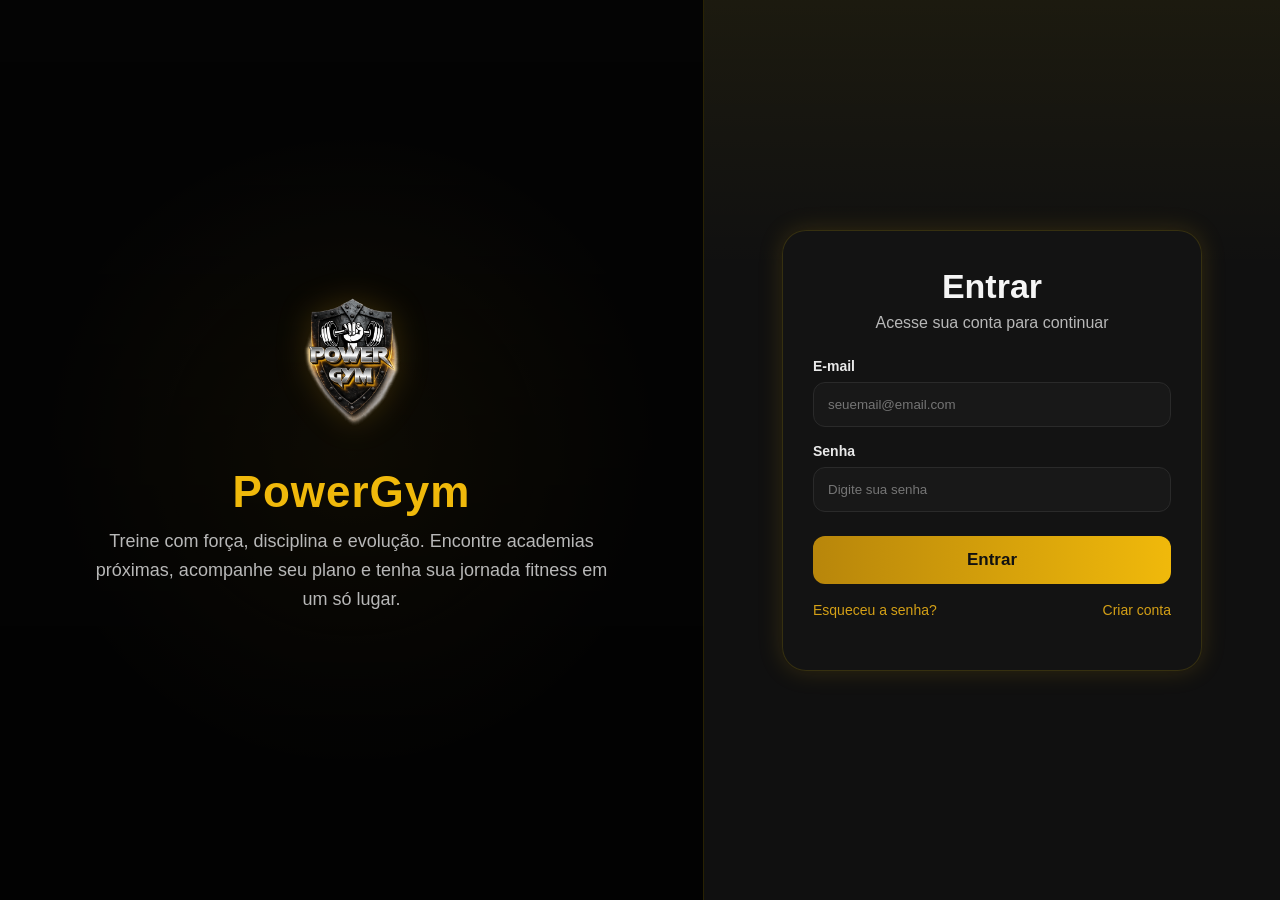
<file: frontend/index.html>
<!DOCTYPE html>
<html lang="pt-BR">
<head>
  <meta charset="UTF-8" />
  <meta name="viewport" content="width=device-width, initial-scale=1.0" />
  <title>PowerGym - Login</title>
  <link rel="icon" type="image/png" href="assets/logo-powergym.png" />
  <link rel="stylesheet" href="css/style.css" />
</head>
<body>
  <div class="container-auth">
    <section class="left-auth">
      <div class="left-auth-content">
        <img src="assets/logo-powergym.png" alt="Logo PowerGym" class="logo-auth" />
        <h1>PowerGym</h1>
        <p>
          Treine com força, disciplina e evolução. Encontre academias próximas,
          acompanhe seu plano e tenha sua jornada fitness em um só lugar.
        </p>
      </div>
    </section>

    <section class="right-auth">
      <div class="card-auth">
        <h2>Entrar</h2>
        <p>Acesse sua conta para continuar</p>

        <form onsubmit="fazerLogin(event)">
          <div class="form-group">
            <label for="email">E-mail</label>
            <input type="email" id="email" placeholder="seuemail@email.com" required />
          </div>

          <div class="form-group">
            <label for="senha">Senha</label>
            <input type="password" id="senha" placeholder="Digite sua senha" required />
          </div>

          <button type="submit" class="btn">Entrar</button>
        </form>

        <div class="links-auth">
          <a href="recuperar-senha.html">Esqueceu a senha?</a>
          <a href="cadastro.html">Criar conta</a>
        </div>

        <div id="mensagem" class="mensagem"></div>
      </div>
    </section>
  </div>

  <script src="js/api.js"></script>
  <script src="js/auth.js"></script>
</body>
</html>
</file>
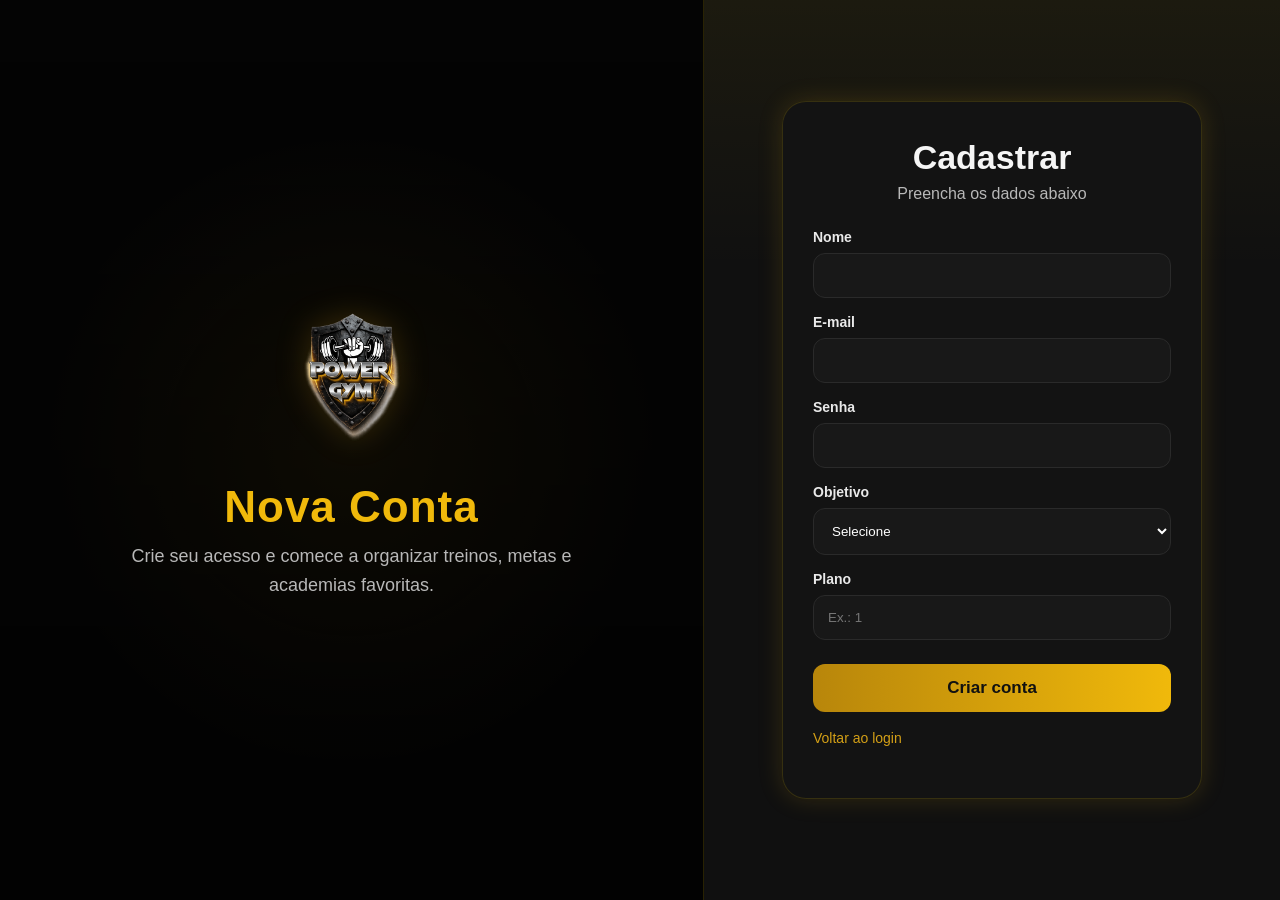
<file: frontend/cadastro.html>
<!DOCTYPE html>
<html lang="pt-BR">
<head>
  <meta charset="UTF-8" />
  <meta name="viewport" content="width=device-width, initial-scale=1.0" />
  <title>PowerGym - Cadastro</title>
  <link rel="icon" type="image/png" href="assets/logo-powergym.png" />
  <link rel="stylesheet" href="css/style.css" />
</head>
<body>
  <div class="container-auth">
    <section class="left-auth">
      <div class="left-auth-content">
        <img src="assets/logo-powergym.png" alt="Logo PowerGym" class="logo-auth" />
        <h1>Nova Conta</h1>
        <p>
          Crie seu acesso e comece a organizar treinos, metas e academias favoritas.
        </p>
      </div>
    </section>

    <section class="right-auth">
      <div class="card-auth">
        <h2>Cadastrar</h2>
        <p>Preencha os dados abaixo</p>

        <form onsubmit="fazerCadastro(event)">
          <div class="form-group">
            <label for="nome">Nome</label>
            <input type="text" id="nome" required />
          </div>

          <div class="form-group">
            <label for="email">E-mail</label>
            <input type="email" id="email" required />
          </div>

          <div class="form-group">
            <label for="senha">Senha</label>
            <input type="password" id="senha" required />
          </div>

          <div class="form-group">
            <label for="objetivo">Objetivo</label>
            <select id="objetivo">
              <option value="">Selecione</option>
              <option value="hipertrofia">Hipertrofia</option>
              <option value="emagrecimento">Emagrecimento</option>
              <option value="condicionamento">Condicionamento</option>
            </select>
          </div>

          <div class="form-group">
            <label for="plano_id">Plano</label>
            <input type="number" id="plano_id" placeholder="Ex.: 1" />
          </div>

          <button type="submit" class="btn">Criar conta</button>
        </form>

        <div class="links-auth">
          <a href="index.html">Voltar ao login</a>
        </div>

        <div id="mensagem" class="mensagem"></div>
      </div>
    </section>
  </div>

  <script src="js/api.js"></script>
  <script src="js/auth.js"></script>
</body>
</html>
</file>
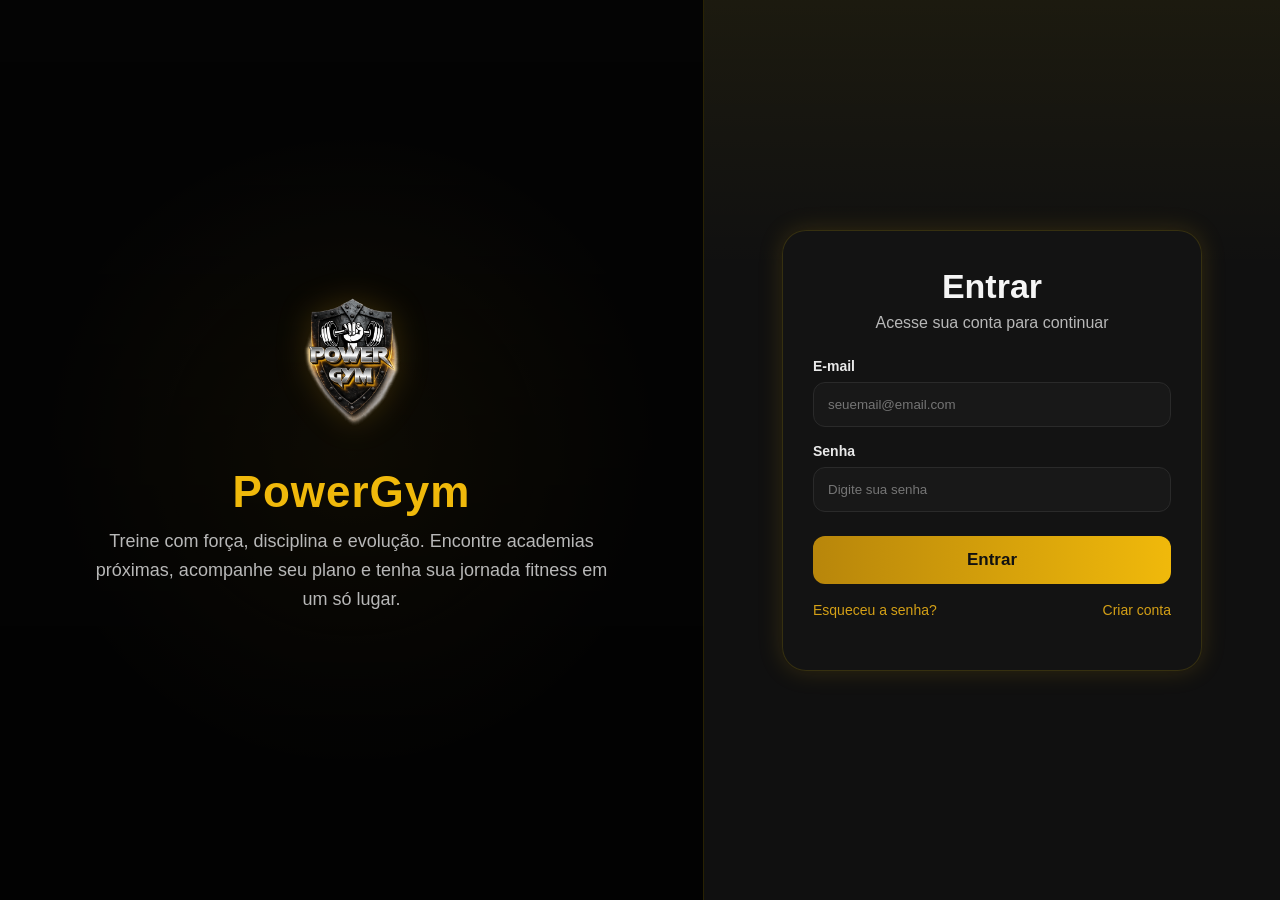
<file: frontend/dashboard.html>
<!DOCTYPE html>
<html lang="pt-BR">
<head>
  <meta charset="UTF-8" />
  <meta name="viewport" content="width=device-width, initial-scale=1.0" />
  <title>PowerGym - Dashboard</title>
  <link rel="icon" type="image/png" href="assets/logo-powergym.png" />
  <link rel="stylesheet" href="css/style.css" />
</head>
<body onload="inicializarDashboard()">
  <div class="dashboard">
    <aside class="sidebar">
      <div class="sidebar-logo">
        <img src="assets/logo-powergym.png" alt="Logo PowerGym" />
        <h2>PowerGym</h2>
      </div>

      <a href="#dashboard">Dashboard</a>
      <a href="#treinos">Treinos</a>
      <a href="#historico">Histórico</a>
      <a href="#evolucao">Evolução</a>
      <a href="#perfil">Perfil</a>
      <a href="#sessao">Sessão</a>
      <button onclick="logout()">Sair</button>
    </aside>

    <main class="main">
      <div class="topbar" id="dashboard">
        <strong>Bem-vindo, <span id="nome-usuario">Usuário</span></strong>
      </div>

      <section class="hero">
        <h1>Seu desempenho começa aqui</h1>
        <p>Cadastre treinos, acompanhe evolução de carga, filtre o histórico e mantenha seu perfil atualizado.</p>
      </section>

      <section class="cards">
        <div class="card-info">
          <h3>Total de treinos</h3>
          <p id="total-treinos">0 treino(s)</p>
        </div>

        <div class="card-info">
          <h3>Último treino</h3>
          <p id="ultimo-treino">Nenhum</p>
        </div>

        <div class="card-info">
          <h3>Foco mais frequente</h3>
          <p id="foco-atual">-</p>
        </div>

        <div class="card-info">
          <h3>Exercício mais usado</h3>
          <p id="exercicio-frequente">-</p>
        </div>
      </section>

      <section class="section" id="treinos">
        <div class="section-header">
          <div>
            <h3>Cadastro de treino do dia</h3>
            <p class="section-subtitle">Registre, edite e acompanhe sua rotina.</p>
          </div>
          <span class="badge-status" id="status-edicao">Modo cadastro</span>
        </div>

        <form id="form-treino" class="form-treino">
          <div class="grid-form">
            <div class="form-group">
              <label for="data_treino">Data do treino</label>
              <input type="date" id="data_treino" required />
            </div>

            <div class="form-group">
              <label for="dia_da_semana">Dia da semana</label>
              <select id="dia_da_semana" required>
                <option value="">Selecione</option>
                <option value="Segunda-feira">Segunda-feira</option>
                <option value="Terça-feira">Terça-feira</option>
                <option value="Quarta-feira">Quarta-feira</option>
                <option value="Quinta-feira">Quinta-feira</option>
                <option value="Sexta-feira">Sexta-feira</option>
                <option value="Sábado">Sábado</option>
                <option value="Domingo">Domingo</option>
              </select>
            </div>

            <div class="form-group">
              <label for="tipo_de_treino">Tipo de treino</label>
              <input type="text" id="tipo_de_treino" placeholder="Ex.: Peito, Perna, Costas" required />
            </div>

            <div class="form-group">
              <label for="foco_do_treino">Foco do treino</label>
              <select id="foco_do_treino" required>
                <option value="">Selecione</option>
                <option value="Hipertrofia">Hipertrofia</option>
                <option value="Resistência">Resistência</option>
                <option value="Emagrecimento">Emagrecimento</option>
                <option value="Condicionamento">Condicionamento</option>
              </select>
            </div>

            <div class="form-group">
              <label for="exercicio">Exercício</label>
              <input type="text" id="exercicio" placeholder="Ex.: Supino reto" required />
            </div>

            <div class="form-group">
              <label for="carga">Carga (kg)</label>
              <input type="number" id="carga" step="0.01" min="0" placeholder="Ex.: 60" />
            </div>

            <div class="form-group">
              <label for="series">Séries</label>
              <input type="number" id="series" min="1" placeholder="Ex.: 4" />
            </div>

            <div class="form-group">
              <label for="repeticoes">Repetições</label>
              <input type="number" id="repeticoes" min="1" placeholder="Ex.: 12" />
            </div>

            <div class="form-group">
              <label for="tempo_descanso">Tempo de descanso (s)</label>
              <input type="number" id="tempo_descanso" min="0" placeholder="Ex.: 60" />
            </div>

            <div class="form-group">
              <label for="peso_corporal">Peso corporal (kg)</label>
              <input type="number" id="peso_corporal" step="0.01" min="0" placeholder="Ex.: 78.5" />
            </div>

            <div class="form-group">
              <label for="altura">Altura (cm)</label>
              <input type="number" id="altura" step="0.01" min="0" placeholder="Ex.: 174" />
            </div>
          </div>

          <div class="form-group">
            <label for="observacoes">Observações</label>
            <textarea id="observacoes" rows="4" placeholder="Observações sobre o treino"></textarea>
          </div>

          <div class="acoes-formulario">
            <button type="submit" class="btn btn-treino">Salvar treino</button>
            <button type="button" class="btn btn-cancelar" onclick="limparFormularioTreino()">Cancelar edição</button>
          </div>

          <p id="mensagem-treino" class="info-session"></p>
        </form>
      </section>

      <section class="section" id="historico" style="margin-top: 20px;">
        <div class="section-header">
          <div>
            <h3>Histórico de treinos</h3>
            <p class="section-subtitle">Pesquise e filtre seus registros.</p>
          </div>
        </div>

        <div class="filtros-grid">
          <div class="form-group">
            <label for="busca-treino">Buscar</label>
            <input type="text" id="busca-treino" placeholder="Digite exercício, foco ou observação" />
          </div>

          <div class="form-group">
            <label for="filtro-dia">Filtrar por dia</label>
            <select id="filtro-dia">
              <option value="">Todos</option>
              <option value="Segunda-feira">Segunda-feira</option>
              <option value="Terça-feira">Terça-feira</option>
              <option value="Quarta-feira">Quarta-feira</option>
              <option value="Quinta-feira">Quinta-feira</option>
              <option value="Sexta-feira">Sexta-feira</option>
              <option value="Sábado">Sábado</option>
              <option value="Domingo">Domingo</option>
            </select>
          </div>

          <div class="form-group">
            <label for="filtro-foco">Filtrar por foco</label>
            <select id="filtro-foco">
              <option value="">Todos</option>
              <option value="Hipertrofia">Hipertrofia</option>
              <option value="Resistência">Resistência</option>
              <option value="Emagrecimento">Emagrecimento</option>
              <option value="Condicionamento">Condicionamento</option>
            </select>
          </div>
        </div>

        <div id="lista-treinos" class="lista-treinos">
          <p class="info-session">Nenhum treino cadastrado ainda.</p>
        </div>
      </section>

      <section class="section" id="evolucao" style="margin-top: 20px;">
        <div class="section-header">
          <div>
            <h3>Evolução de carga</h3>
            <p class="section-subtitle">Visualização simples das últimas cargas cadastradas.</p>
          </div>
        </div>

        <div id="grafico-carga" class="grafico-carga"></div>
        <p id="grafico-vazio" class="info-session">Cadastre treinos com carga para visualizar a evolução.</p>
      </section>

      <section class="section" id="perfil" style="margin-top: 20px;">
        <div class="section-header">
          <div>
            <h3>Perfil do usuário</h3>
            <p class="section-subtitle">Atualize seus dados pessoais.</p>
          </div>
        </div>

        <form id="form-perfil" class="form-treino">
          <div class="grid-form">
            <div class="form-group">
              <label for="perfil-nome">Nome</label>
              <input type="text" id="perfil-nome" required />
            </div>

            <div class="form-group">
              <label for="perfil-email">E-mail</label>
              <input type="email" id="perfil-email" required />
            </div>

            <div class="form-group">
              <label for="perfil-objetivo">Objetivo</label>
              <select id="perfil-objetivo">
                <option value="">Selecione</option>
                <option value="Hipertrofia">Hipertrofia</option>
                <option value="Resistência">Resistência</option>
                <option value="Emagrecimento">Emagrecimento</option>
                <option value="Condicionamento">Condicionamento</option>
              </select>
            </div>

            <div class="form-group">
              <label for="perfil-peso">Peso corporal (kg)</label>
              <input type="number" id="perfil-peso" step="0.01" min="0" />
            </div>

            <div class="form-group">
              <label for="perfil-altura">Altura (cm)</label>
              <input type="number" id="perfil-altura" step="0.01" min="0" />
            </div>
          </div>

          <div class="acoes-formulario">
            <button type="submit" class="btn">Salvar perfil</button>
          </div>

          <p id="mensagem-perfil" class="info-session"></p>
        </form>
      </section>

      <section class="section" id="sessao" style="margin-top: 20px;">
        <h3>Dados da sessão</h3>
        <p id="mensagem" class="info-session"></p>
      </section>
    </main>
  </div>

  <div id="modal-exclusao" class="modal-overlay hidden">
    <div class="modal-card">
      <h3>Excluir treino</h3>
      <p>Tem certeza que deseja excluir este treino? Essa ação não poderá ser desfeita.</p>
      <div class="modal-actions">
        <button type="button" class="btn btn-cancelar" id="btn-cancelar-exclusao">Cancelar</button>
        <button type="button" class="btn btn-danger" id="btn-confirmar-exclusao">Excluir treino</button>
      </div>
    </div>
  </div>

  <script src="js/api.js"></script>
  <script src="js/auth.js"></script>
  <script src="js/dashboard.js"></script>
  <script src="js/trainings.js"></script>
</body>
</html>
</file>
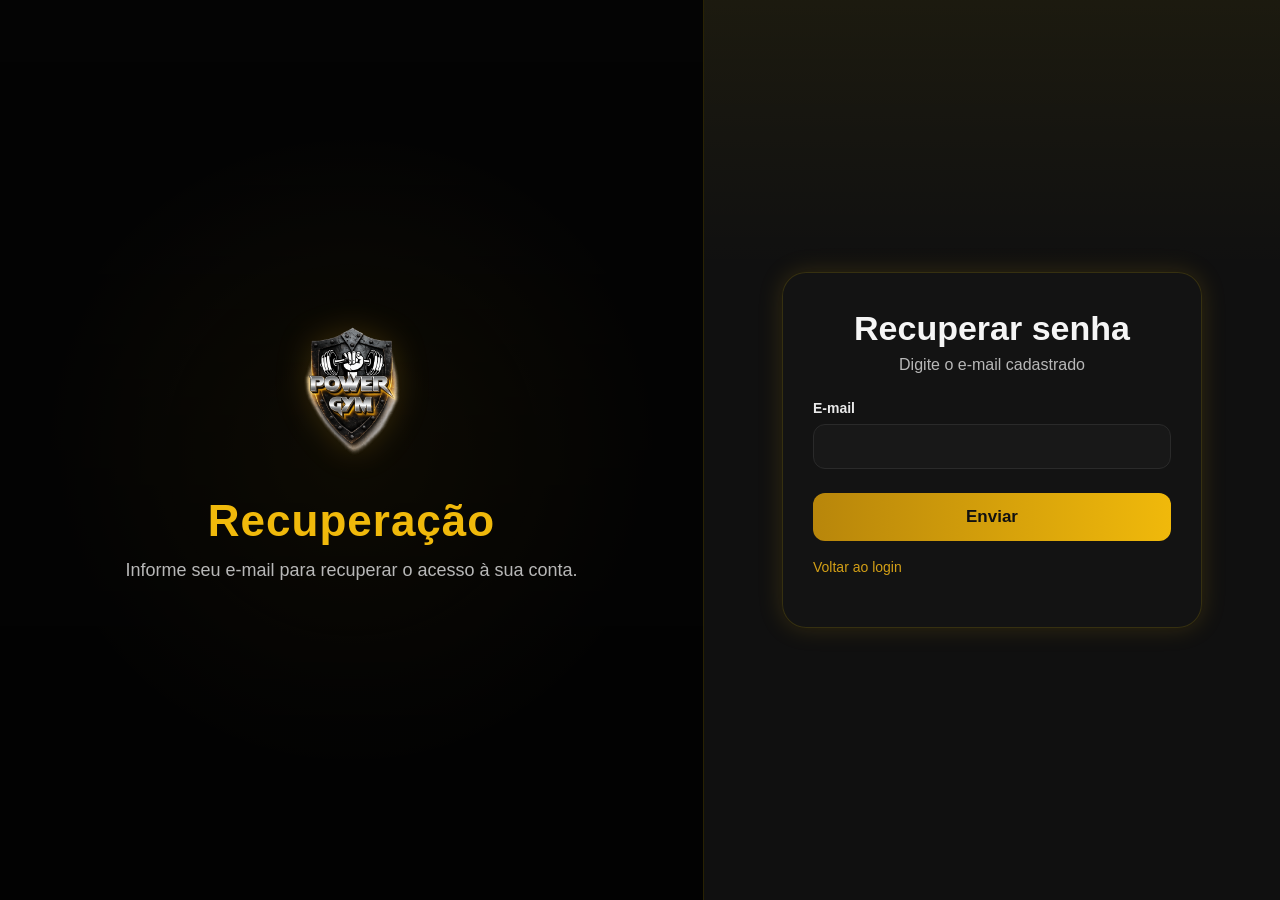
<file: frontend/recuperar-senha.html>
<!DOCTYPE html>
<html lang="pt-BR">
<head>
  <meta charset="UTF-8" />
  <meta name="viewport" content="width=device-width, initial-scale=1.0" />
  <title>PowerGym - Recuperar Senha</title>
  <link rel="stylesheet" href="css/style.css" />
</head>
<body>
  <div class="container-auth">
    <section class="left-auth">
      <div class="left-auth-content">
        <img src="assets/logo-powergym.png" alt="Logo PowerGym" class="logo-auth" />
        <h1>Recuperação</h1>
        <p>
          Informe seu e-mail para recuperar o acesso à sua conta.
        </p>
      </div>
    </section>

    <section class="right-auth">
      <div class="card-auth">
        <h2>Recuperar senha</h2>
        <p>Digite o e-mail cadastrado</p>

        <form onsubmit="recuperarSenha(event)">
          <div class="form-group">
            <label for="email">E-mail</label>
            <input type="email" id="email" required />
          </div>

          <button type="submit" class="btn">Enviar</button>
        </form>

        <div class="links-auth">
          <a href="index.html">Voltar ao login</a>
        </div>

        <div id="mensagem" class="mensagem"></div>
      </div>
    </section>
  </div>

  <script src="js/api.js"></script>
  <script src="js/auth.js"></script>
</body>
</html>
</file>
<file: frontend/css/style.css>
* {
  margin: 0;
  padding: 0;
  box-sizing: border-box;
  font-family: Arial, sans-serif;
}

:root {
  --bg-main: #0a0a0a;
  --bg-secondary: #121212;
  --bg-card: rgba(20, 20, 20, 0.92);
  --gold: #d4a017;
  --gold-strong: #f0b90b;
  --text-light: #f5f5f5;
  --text-muted: #b8b8b8;
  --border: rgba(255, 215, 0, 0.15);
  --shadow-gold: 0 0 25px rgba(212, 160, 23, 0.18);
  --danger: #c62828;
}

body {
  background: radial-gradient(circle at top, #1b1b1b 0%, #090909 55%, #000 100%);
  color: var(--text-light);
  min-height: 100vh;
}

a {
  text-decoration: none;
  color: var(--gold);
}

.container-auth {
  min-height: 100vh;
  display: grid;
  grid-template-columns: 1.1fr 0.9fr;
}

.left-auth {
  background:
    linear-gradient(rgba(0, 0, 0, 0.55), rgba(0, 0, 0, 0.75)),
    radial-gradient(circle at center, rgba(212, 160, 23, 0.15), transparent 55%),
    #080808;
  display: flex;
  align-items: center;
  justify-content: center;
  padding: 50px;
  border-right: 1px solid var(--border);
}

.left-auth-content {
  width: 100%;
  max-width: 520px;
  text-align: center;
}

.logo-auth {
  width: 230px;
  max-width: 100%;
  margin-bottom: 24px;
  filter: drop-shadow(0 0 16px rgba(212, 160, 23, 0.22));
}

.left-auth-content h1 {
  font-size: 44px;
  color: var(--gold-strong);
  margin-bottom: 10px;
  letter-spacing: 1px;
}

.left-auth-content p {
  color: var(--text-muted);
  font-size: 18px;
  line-height: 1.6;
}

.right-auth {
  background:
    linear-gradient(180deg, rgba(255, 215, 0, 0.05), transparent 30%),
    #101010;
  display: flex;
  align-items: center;
  justify-content: center;
  padding: 40px;
}

.card-auth {
  width: 100%;
  max-width: 420px;
  background: var(--bg-card);
  border: 1px solid var(--border);
  border-radius: 24px;
  padding: 36px 30px;
  box-shadow: var(--shadow-gold);
  backdrop-filter: blur(6px);
}

.card-auth h2 {
  text-align: center;
  font-size: 34px;
  color: var(--text-light);
  margin-bottom: 8px;
}

.card-auth p {
  text-align: center;
  color: var(--text-muted);
  margin-bottom: 26px;
}

.form-group {
  margin-bottom: 16px;
}

.form-group label {
  display: block;
  margin-bottom: 8px;
  color: #e9e9e9;
  font-size: 14px;
  font-weight: bold;
}

.form-group input,
.form-group select,
.form-group textarea {
  width: 100%;
  padding: 14px;
  border-radius: 12px;
  border: 1px solid #2a2a2a;
  background: #181818;
  color: white;
  outline: none;
  transition: 0.2s;
}

.form-group input:focus,
.form-group select:focus,
.form-group textarea:focus {
  border-color: var(--gold);
  box-shadow: 0 0 0 3px rgba(212, 160, 23, 0.12);
}

.form-group textarea {
  resize: vertical;
  min-height: 120px;
}

.btn {
  width: 100%;
  padding: 14px;
  border: none;
  border-radius: 12px;
  background: linear-gradient(90deg, #b8860b, #f0b90b);
  color: #111;
  font-size: 17px;
  font-weight: bold;
  cursor: pointer;
  margin-top: 8px;
  transition: transform 0.2s, opacity 0.2s, box-shadow 0.2s;
}

.btn:hover {
  transform: translateY(-1px);
  opacity: 0.96;
  box-shadow: 0 0 18px rgba(212, 160, 23, 0.18);
}

.btn-danger {
  background: linear-gradient(90deg, #8b1e1e, #c62828);
  color: #fff;
}

.links-auth {
  margin-top: 18px;
  display: flex;
  justify-content: space-between;
  gap: 12px;
  font-size: 14px;
}

.mensagem {
  margin-top: 16px;
  text-align: center;
  font-size: 14px;
  color: #ff8f8f;
}

.dashboard {
  min-height: 100vh;
  display: grid;
  grid-template-columns: 250px 1fr;
  background: #0c0c0c;
}

.sidebar {
  background: linear-gradient(180deg, #080808, #111111);
  border-right: 1px solid var(--border);
  padding: 24px 16px;
}

.sidebar-logo {
  text-align: center;
  margin-bottom: 30px;
}

.sidebar-logo img {
  width: 120px;
  margin-bottom: 10px;
}

.sidebar-logo h2 {
  color: var(--gold-strong);
  font-size: 26px;
}

.sidebar a,
.sidebar button {
  display: block;
  width: 100%;
  margin-bottom: 12px;
  padding: 14px 16px;
  border-radius: 12px;
  background: #161616;
  border: 1px solid transparent;
  color: #f3f3f3;
  cursor: pointer;
  text-align: left;
  transition: 0.2s;
}

.sidebar a:hover,
.sidebar button:hover {
  border-color: rgba(212, 160, 23, 0.35);
  background: #1d1d1d;
}

.main {
  padding: 24px;
  background:
    radial-gradient(circle at top right, rgba(212, 160, 23, 0.07), transparent 25%),
    #111111;
}

.topbar {
  background: #181818;
  border: 1px solid var(--border);
  border-radius: 18px;
  padding: 18px 22px;
  margin-bottom: 18px;
  color: white;
}

.hero {
  background: linear-gradient(90deg, rgba(184, 134, 11, 0.95), rgba(240, 185, 11, 0.9));
  color: #111;
  padding: 28px;
  border-radius: 20px;
  margin-bottom: 20px;
  box-shadow: var(--shadow-gold);
}

.hero h1 {
  margin-bottom: 10px;
  font-size: 30px;
}

.cards {
  display: grid;
  grid-template-columns: repeat(4, 1fr);
  gap: 16px;
  margin-bottom: 20px;
}

.card-info {
  background: #181818;
  border: 1px solid var(--border);
  border-radius: 18px;
  padding: 20px;
  color: white;
}

.card-info h3 {
  color: var(--gold-strong);
  margin-bottom: 10px;
}

.section {
  background: #181818;
  border: 1px solid var(--border);
  border-radius: 18px;
  padding: 22px;
  color: white;
}

.section h3 {
  margin-bottom: 6px;
  color: var(--gold-strong);
}

.section-subtitle {
  color: var(--text-muted);
  font-size: 14px;
}

.section-header {
  display: flex;
  justify-content: space-between;
  align-items: flex-start;
  gap: 16px;
  margin-bottom: 18px;
}

.badge-status {
  background: rgba(212, 160, 23, 0.15);
  color: var(--gold-strong);
  border: 1px solid rgba(212, 160, 23, 0.25);
  padding: 8px 12px;
  border-radius: 999px;
  font-size: 13px;
  font-weight: bold;
  white-space: nowrap;
}

.info-session {
  color: var(--text-muted);
}

.form-treino {
  margin-top: 10px;
}

.grid-form,
.filtros-grid {
  display: grid;
  grid-template-columns: repeat(2, 1fr);
  gap: 16px;
}

.filtros-grid {
  margin-bottom: 16px;
}

.acoes-formulario {
  display: flex;
  gap: 12px;
  margin-top: 14px;
}

.btn-treino,
.btn-cancelar {
  flex: 1;
  margin-top: 0;
}

.btn-cancelar {
  background: #1a1a1a;
  color: #f3f3f3;
  border: 1px solid rgba(212, 160, 23, 0.22);
}

.btn-cancelar:hover {
  background: #232323;
}

.lista-treinos {
  display: grid;
  gap: 16px;
}

.treino-card {
  background: linear-gradient(180deg, #151515, #101010);
  border: 1px solid rgba(212, 160, 23, 0.25);
  border-radius: 18px;
  padding: 20px;
  box-shadow: 0 8px 24px rgba(0, 0, 0, 0.22);
  transition: border-color 0.2s, box-shadow 0.2s, transform 0.2s;
}

.treino-card:hover {
  transform: translateY(-1px);
  border-color: rgba(212, 160, 23, 0.42);
}

.treino-card--editing {
  border-color: rgba(240, 185, 11, 0.8);
  box-shadow: 0 0 0 2px rgba(240, 185, 11, 0.14), 0 8px 24px rgba(0, 0, 0, 0.22);
}

.treino-topo {
  display: flex;
  justify-content: space-between;
  align-items: flex-start;
  gap: 12px;
  margin-bottom: 16px;
}

.treino-card h4 {
  color: #f5c542;
  margin-bottom: 8px;
  font-size: 20px;
}

.treino-badge,
.editing-pill {
  display: inline-block;
  background: rgba(240, 185, 11, 0.12);
  color: #f5c542;
  border: 1px solid rgba(240, 185, 11, 0.22);
  border-radius: 999px;
  padding: 6px 10px;
  font-size: 12px;
  font-weight: bold;
}

.editing-pill {
  background: rgba(255, 255, 255, 0.08);
  color: #fff;
  border-color: rgba(255, 255, 255, 0.12);
}

.treino-grid {
  display: grid;
  grid-template-columns: repeat(2, 1fr);
  gap: 10px 20px;
  margin-bottom: 14px;
}

.treino-grid p,
.treino-data {
  color: #ececec;
  margin-bottom: 0;
}

.treino-data {
  padding-top: 14px;
  border-top: 1px solid rgba(255, 255, 255, 0.06);
  color: #bdbdbd;
}

.acoes-treino {
  display: flex;
  gap: 10px;
  margin-top: 16px;
}

.btn-acao {
  min-width: 120px;
  border: 1px solid transparent;
  padding: 12px 18px;
  border-radius: 12px;
  cursor: pointer;
  font-weight: bold;
  font-size: 14px;
  transition: all 0.2s ease;
  box-shadow: 0 4px 10px rgba(0, 0, 0, 0.18);
}

.btn-acao:hover {
  transform: translateY(-2px);
}

.btn-acao.editar {
  background: linear-gradient(90deg, #b8860b, #f0b90b);
  color: #111;
  border-color: rgba(240, 185, 11, 0.35);
}

.btn-acao.editar:hover {
  box-shadow: 0 0 16px rgba(240, 185, 11, 0.22);
}

.btn-acao.excluir {
  background: #1a1a1a;
  color: #ffb3b3;
  border: 1px solid rgba(198, 40, 40, 0.45);
}

.btn-acao.excluir:hover {
  background: #2a1111;
  color: #ffffff;
  box-shadow: 0 0 14px rgba(198, 40, 40, 0.18);
}

.grafico-carga {
  min-height: 240px;
  display: flex;
  align-items: flex-end;
  gap: 14px;
  padding: 14px 8px 8px;
  border-top: 1px solid rgba(255, 255, 255, 0.06);
}

.grafico-item {
  flex: 1;
  min-width: 70px;
  display: flex;
  flex-direction: column;
  align-items: center;
  gap: 8px;
}

.grafico-barra-wrap {
  width: 100%;
  height: 160px;
  display: flex;
  align-items: flex-end;
  justify-content: center;
}

.grafico-barra {
  width: 48px;
  border-radius: 14px 14px 8px 8px;
  background: linear-gradient(180deg, #f0b90b, #b8860b);
  box-shadow: 0 0 16px rgba(240, 185, 11, 0.18);
}

.grafico-valor {
  font-size: 13px;
  color: #f5c542;
  font-weight: bold;
}

.grafico-legenda {
  font-size: 12px;
  color: #d6d6d6;
  text-align: center;
  max-width: 90px;
  overflow: hidden;
  white-space: nowrap;
  text-overflow: ellipsis;
}

.modal-overlay {
  position: fixed;
  inset: 0;
  background: rgba(0, 0, 0, 0.72);
  display: flex;
  align-items: center;
  justify-content: center;
  padding: 20px;
  z-index: 999;
}

.modal-overlay.hidden {
  display: none;
}

.modal-card {
  width: 100%;
  max-width: 440px;
  background: #151515;
  border: 1px solid rgba(212, 160, 23, 0.22);
  border-radius: 18px;
  padding: 24px;
  box-shadow: 0 0 30px rgba(0, 0, 0, 0.4);
}

.modal-card h3 {
  color: var(--gold-strong);
  margin-bottom: 12px;
}

.modal-card p {
  color: #d0d0d0;
  line-height: 1.5;
}

.modal-actions {
  display: flex;
  gap: 12px;
  margin-top: 20px;
}

@media (max-width: 1000px) {
  .container-auth {
    grid-template-columns: 1fr;
  }

  .left-auth,
  .right-auth {
    width: 100%;
  }

  .dashboard {
    grid-template-columns: 1fr;
  }

  .cards {
    grid-template-columns: 1fr;
  }

  .grid-form,
  .filtros-grid,
  .treino-grid {
    grid-template-columns: 1fr;
  }

  .acoes-formulario,
  .acoes-treino,
  .section-header,
  .modal-actions {
    flex-direction: column;
  }

  .grafico-carga {
    overflow-x: auto;
  }
}
</file>
